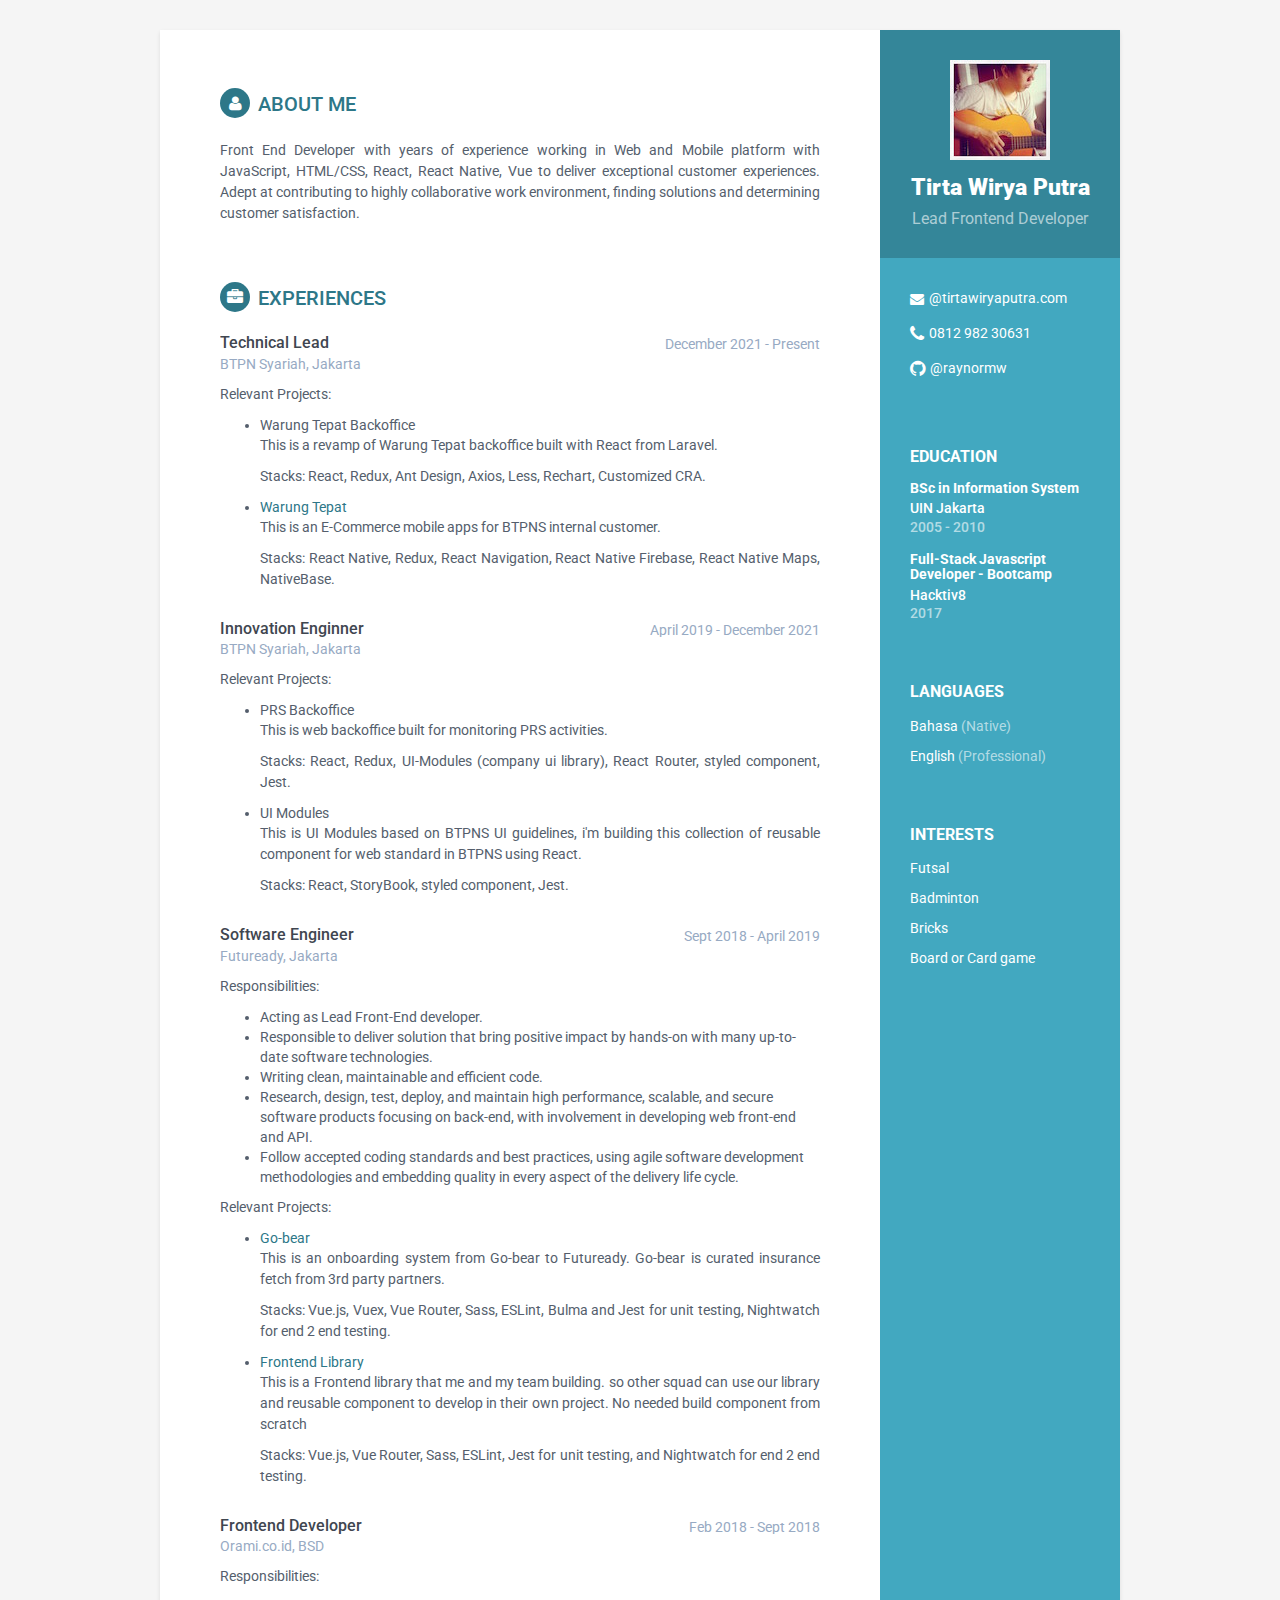
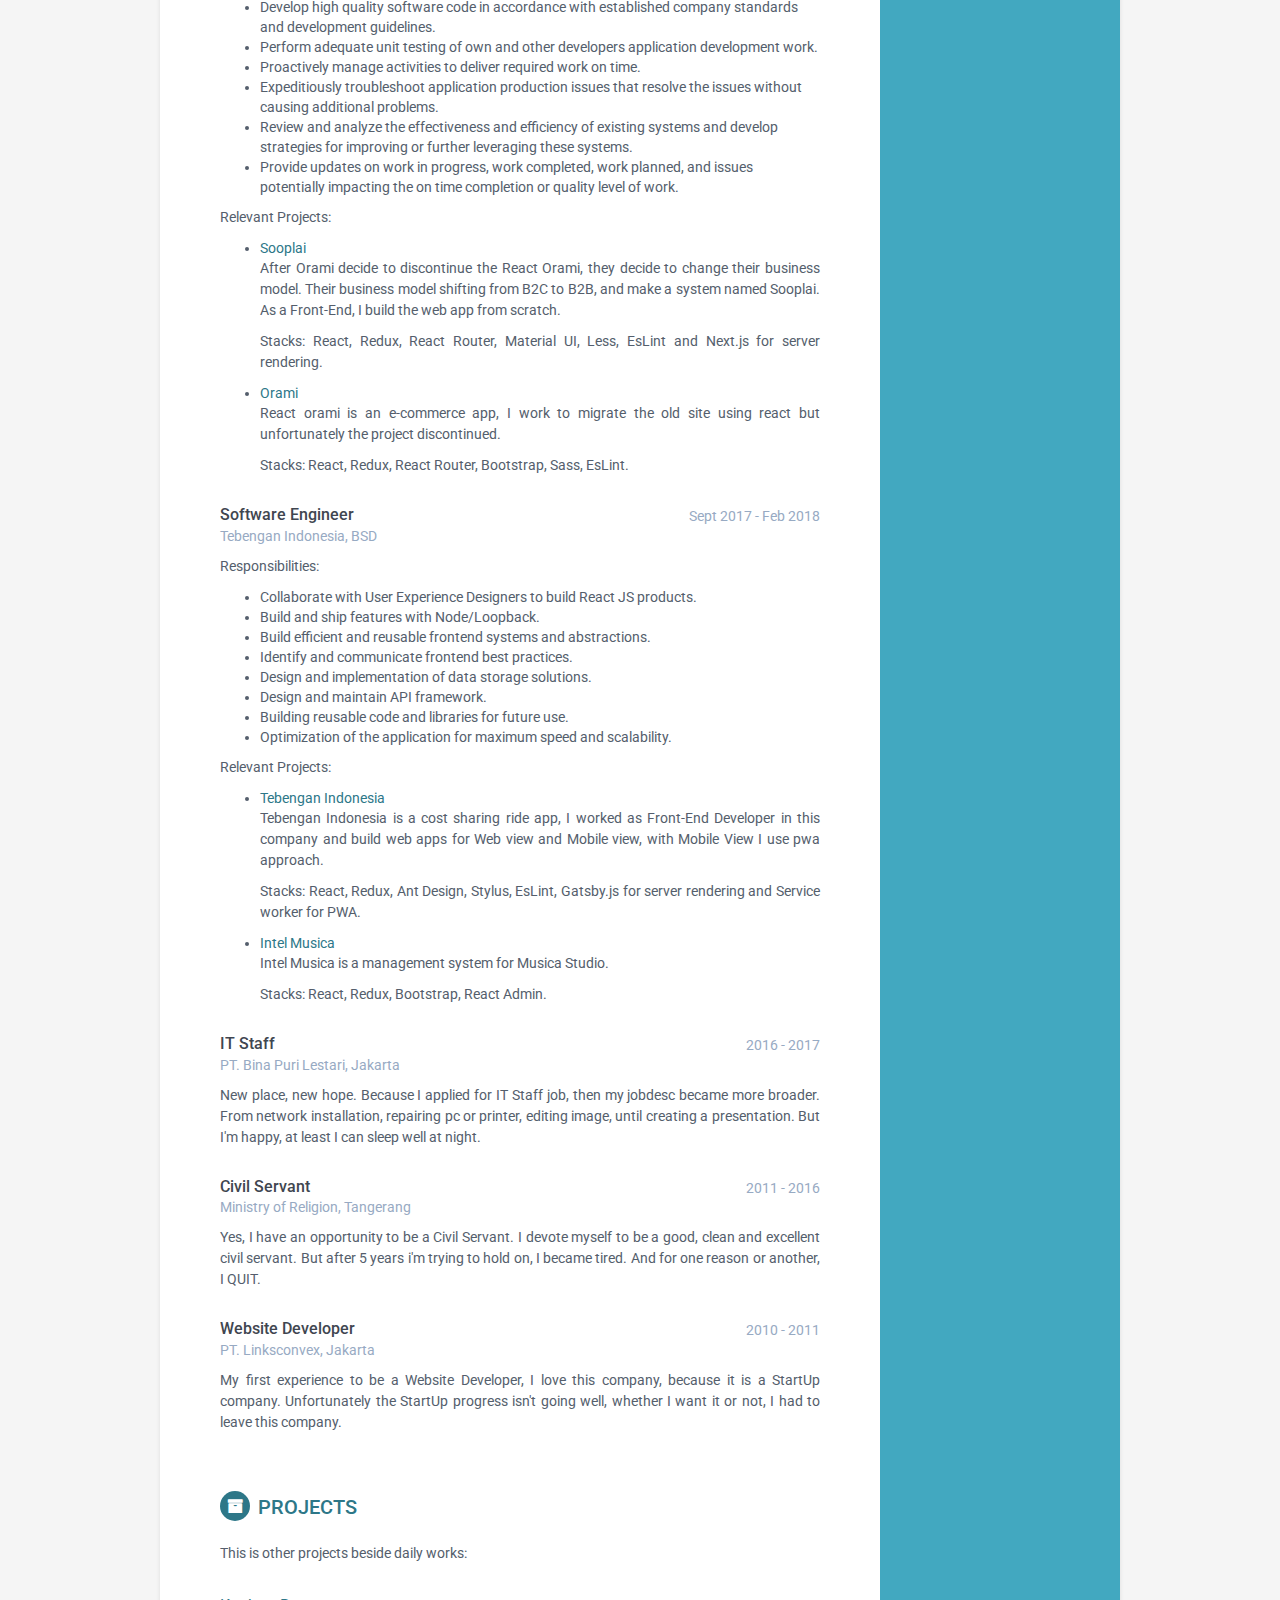
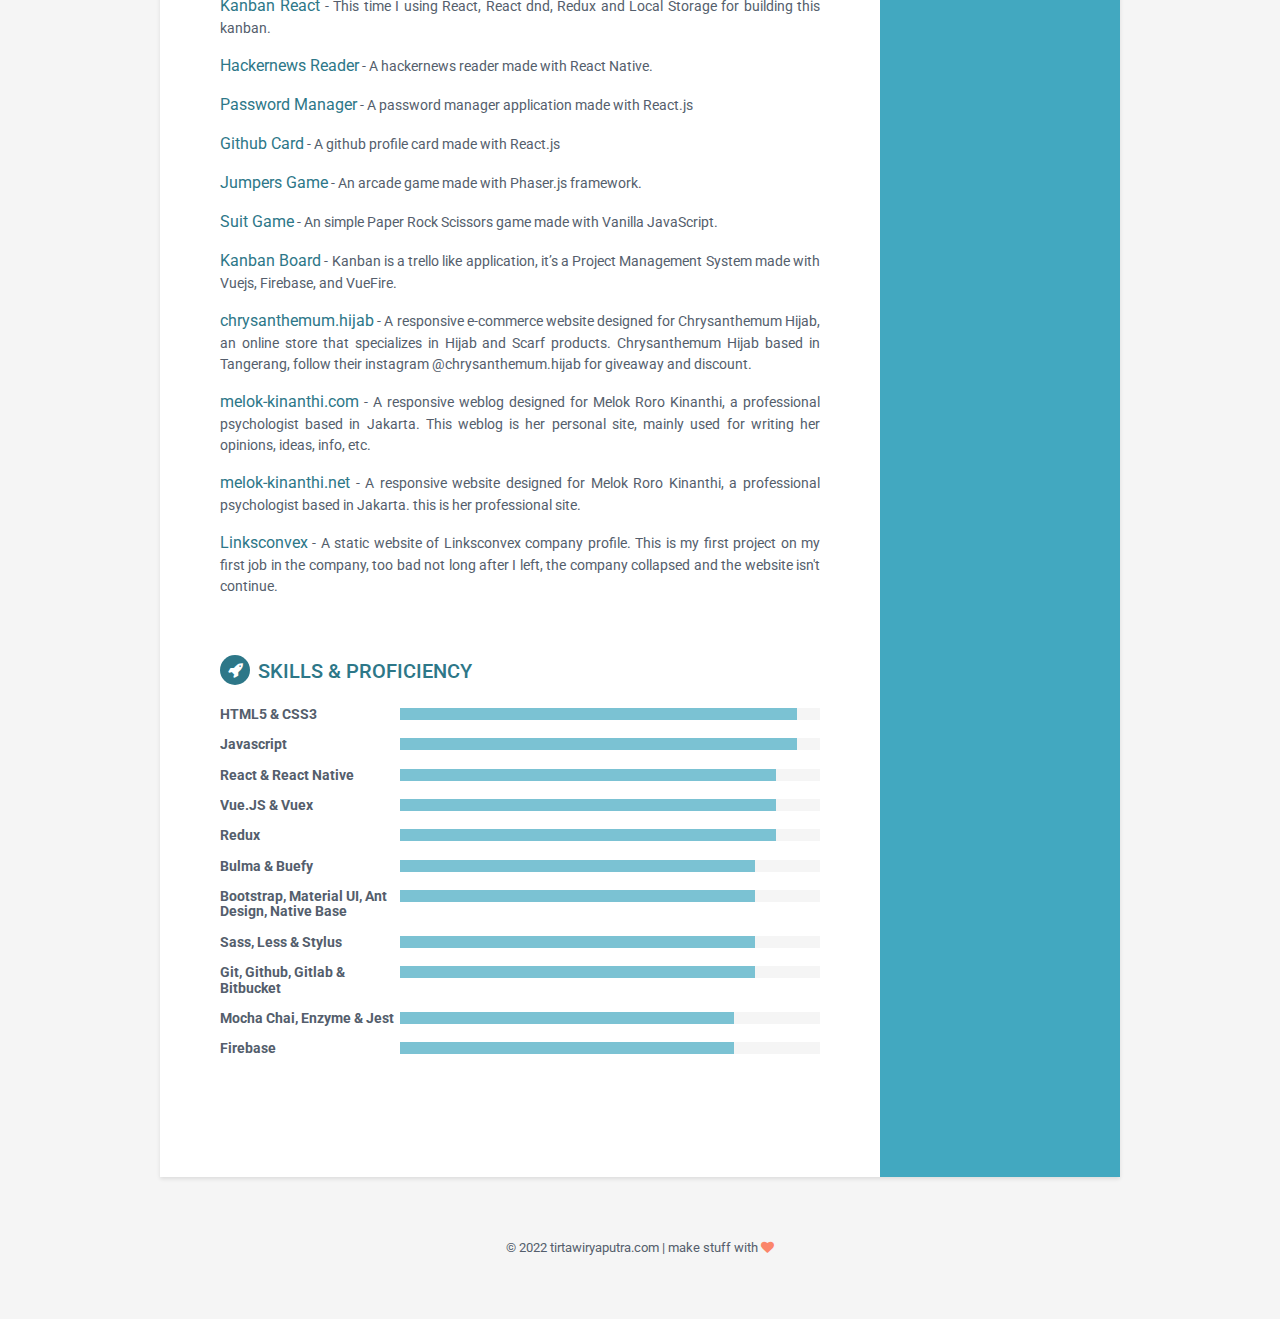
<file: index.html>
<!DOCTYPE html>
<!--[if IE 8]> <html lang="en" class="ie8"> <![endif]-->
<!--[if IE 9]> <html lang="en" class="ie9"> <![endif]-->
<!--[if !IE]><!-->
<html lang="en">
<!--<![endif]-->

<head>
  <title>Lead Frontend Developer | Tirta Wirya Putra</title>
  <!-- Meta -->
  <meta charset="utf-8">
  <meta http-equiv="X-UA-Compatible" content="IE=edge">
  <meta name="viewport" content="width=device-width, initial-scale=1.0">
  <meta name="description" content="Professional web and mobile development services provider specializing in javascript, React.js, React Native, Vue.Js custom design, consultation and management.">
  <meta name="author" content="Tirta Wirya Putra">
  <link rel="shortcut icon" href="favicon.ico">
  <link href='https://fonts.googleapis.com/css?family=Roboto:400,500,400italic,300italic,300,500italic,700,700italic,900,900italic' rel='stylesheet' type='text/css'>
  <!-- Global CSS -->
  <link rel="stylesheet" href="assets/plugins/bootstrap/css/bootstrap.min.css">
  <!-- Plugins CSS -->
  <link rel="stylesheet" href="assets/plugins/font-awesome/css/font-awesome.css">

  <!-- Theme CSS -->
  <link id="theme-style" rel="stylesheet" href="assets/css/styles.css">
  <!-- HTML5 shim and Respond.js for IE8 support of HTML5 elements and media queries -->
  <!--[if lt IE 9]>
      <script src="https://oss.maxcdn.com/html5shiv/3.7.2/html5shiv.min.js"></script>
      <script src="https://oss.maxcdn.com/respond/1.4.2/respond.min.js"></script>
    <![endif]-->
</head>

<body>
  <div class="wrapper">
    <div class="sidebar-wrapper">
      <div class="profile-container">
        <img class="profile" src="assets/images/profile.jpg" alt="" />
        <h1 class="name">Tirta Wirya Putra</h1>
        <h3 class="tagline">Lead Frontend Developer</h3>
      </div>
      <!--//profile-container-->

      <div class="contact-container container-block">
        <ul class="list-unstyled contact-list">
          <li class="email"><i class="fa fa-envelope"></i><a href="mailto:contact@tirtawiryaputra.com">@tirtawiryaputra.com</a></li>
          <li class="phone"><i class="fa fa-phone"></i><a href="tel:081298230631">0812 982 30631</a></li>
          <li class="github"><i class="fa fa-github"></i><a href="https://github.com/raynormw" target="_blank">@raynormw</a></li>
        </ul>
      </div>
      <!--//contact-container-->
      <div class="education-container container-block">
        <h2 class="container-block-title">Education</h2>
        <div class="item">
          <h4 class="degree">BSc in Information System</h4>
          <h5 class="meta"><a href="http://www.uinjkt.ac.id" target="_blank">UIN Jakarta</a></h5>
          <div class="time">2005 - 2010</div>
        </div>
        <!--//item-->
        <div class="item">
          <h4 class="degree">Full-Stack Javascript Developer - Bootcamp</h4>
          <h5 class="meta"><a href="https://www.hacktiv8.com" target="_blank">Hacktiv8</a></h5>
          <div class="time">2017</div>
        </div>
        <!--//item-->
      </div>
      <!--//education-container-->

      <div class="languages-container container-block">
        <h2 class="container-block-title">Languages</h2>
        <ul class="list-unstyled interests-list">
          <li>Bahasa <span class="lang-desc">(Native)</span></li>
          <li>English <span class="lang-desc">(Professional)</span></li>
        </ul>
      </div>
      <!--//interests-->

      <div class="interests-container container-block">
        <h2 class="container-block-title">Interests</h2>
        <ul class="list-unstyled interests-list">
          <li>Futsal</li>
          <li>Badminton</li>
          <li>Bricks</li>
          <li>Board or Card game</li>
        </ul>
      </div>
      <!--//interests-->

    </div>
    <!--//sidebar-wrapper-->

    <div class="main-wrapper">

      <section class="section summary-section">
        <h2 class="section-title"><i class="fa fa-user"></i>About Me</h2>
        <div class="summary">
          <p>Front End Developer with years of experience working in Web and Mobile platform with JavaScript, HTML/CSS, React, React Native, Vue to deliver exceptional customer experiences. Adept at contributing to highly collaborative work
            environment, finding
            solutions and determining customer satisfaction.</p>
        </div>
        <!--//summary-->
      </section>
      <!--//section-->

      <section class="section experiences-section">
        <h2 class="section-title"><i class="fa fa-briefcase"></i>Experiences</h2>
        <div class="item">
          <div class="meta">
            <div class="upper-row">
              <h3 class="job-title">Technical Lead</h3>
              <div class="time">December 2021 - Present</div>
            </div>
            <!--//upper-row-->
            <div class="company">BTPN Syariah, Jakarta</div>
          </div>
          <!--//meta-->
          <div class="details">
            <p>Relevant Projects:</p>
            <ul>
              <li>Warung Tepat Backoffice</li>
              <p>This is a revamp of Warung Tepat backoffice built with React from Laravel.</p>
              <p>Stacks: React, Redux, Ant Design, Axios, Less, Rechart, Customized CRA.</p>
              <li><a href="https://play.google.com/store/apps/details?id=com.btpns.lmd" target="_blank">Warung Tepat</a></li>
              <p>This is an E-Commerce mobile apps for BTPNS internal customer.</p>
              <p>Stacks: React Native, Redux, React Navigation, React Native Firebase, React Native Maps, NativeBase.</p>
            </ul>
          </div>
          <!--//details-->
        </div>
        <!--//item-->

        <div class="item">
          <div class="meta">
            <div class="upper-row">
              <h3 class="job-title">Innovation Enginner</h3>
              <div class="time">April 2019 - December 2021</div>
            </div>
            <!--//upper-row-->
            <div class="company">BTPN Syariah, Jakarta</div>
          </div>
          <!--//meta-->
          <div class="details">
            <p>Relevant Projects:</p>
            <ul>
              <li>PRS Backoffice</li>
              <p>This is web backoffice built for monitoring PRS activities.</p>
              <p>Stacks: React, Redux, UI-Modules (company ui library), React Router, styled component, Jest.</p>
              <li>UI Modules</li>
              <p>This is UI Modules based on BTPNS UI guidelines, i'm building this collection of reusable component for web standard in BTPNS using React.</p>
              <p>Stacks: React, StoryBook, styled component, Jest.</p>
            </ul>
          </div>
          <!--//details-->
        </div>
        <!--//item-->

        <div class="item">
          <div class="meta">
            <div class="upper-row">
              <h3 class="job-title">Software Engineer</h3>
              <div class="time">Sept 2018 - April 2019</div>
            </div>
            <!--//upper-row-->
            <div class="company">Futuready, Jakarta</div>
          </div>
          <!--//meta-->
          <div class="details">
            <p>Responsibilities:</p>
            <ul>
              <li>Acting as Lead Front-End developer.</li>
              <li>Responsible to deliver solution that bring positive impact by hands-on with many up-to-date software technologies.</li>
              <li>Writing clean, maintainable and efficient code.</li>
              <li>Research, design, test, deploy, and maintain high performance, scalable, and secure software products focusing on back-end, with involvement in developing web front-end and API.</li>
              <li>Follow accepted coding standards and best practices, using agile software development methodologies and embedding quality in every aspect of the delivery life cycle.</li>
            </ul>
            <p>Relevant Projects:</p>
            <ul>
              <li><a href="http://staging-gobear.futuready.com/" target="_blank">Go-bear</a></li>
              <p>This is an onboarding system from Go-bear to Futuready. Go-bear is curated insurance fetch from 3rd party partners.</p>
              <p>Stacks: Vue.js, Vuex, Vue Router, Sass, ESLint, Bulma and Jest for unit testing, Nightwatch for end 2 end testing.</p>
              <li><a href="https://futureadybroker.github.io/futuready_frontend​" target="_blank">Frontend Library</a></li>
              <p>This is a Frontend library that me and my team building. so other squad can use our library and reusable component to develop in their own project. No needed build component from scratch</p>
              <p>Stacks: Vue.js, Vue Router, Sass, ESLint, Jest for unit testing, and Nightwatch for end 2 end testing.</p>
            </ul>
          </div>
          <!--//details-->
        </div>
        <!--//item-->

        <div class="item">
          <div class="meta">
            <div class="upper-row">
              <h3 class="job-title">Frontend Developer</h3>
              <div class="time">Feb 2018 - Sept 2018</div>
            </div>
            <!--//upper-row-->
            <div class="company">Orami.co.id, BSD</div>
          </div>
          <!--//meta-->
          <div class="details">
            <p>Responsibilities:</p>
            <ul>
              <li>Develop high quality software code in accordance with established company standards and development guidelines.</li>
              <li>Perform adequate unit testing of own and other developers application development work.</li>
              <li>Proactively manage activities to deliver required work on time.</li>
              <li>Expeditiously troubleshoot application production issues that resolve the issues without causing additional problems.</li>
              <li>Review and analyze the effectiveness and efficiency of existing systems and develop strategies for improving or further leveraging these systems.</li>
              <li>Provide updates on work in progress, work completed, work planned, and issues potentially impacting the on time completion or quality level of work.</li>
            </ul>
            <p>Relevant Projects:</p>
            <ul>
              <li><a href="https://www.sooplai.com" target="_blank">Sooplai</a></li>
              <p>After Orami decide to discontinue the React Orami, they decide to change their business model. Their business model shifting from B2C to B2B, and make a system named Sooplai. As a Front-End, I build the web app from scratch.</p>
              <p>Stacks: React, Redux, React Router, Material UI, Less, EsLint and Next.js for server rendering.</p>
              <li><a href="https://react.orami.co.id/" target="_blank">Orami</a></li>
              <p>React orami is an e-commerce app, I work to migrate the old site using react but unfortunately the project discontinued.</p>
              <p>Stacks: React, Redux, React Router, Bootstrap, Sass, EsLint.</p>
            </ul>
          </div>
          <!--//details-->
        </div>
        <!--//item-->

        <div class="item">
          <div class="meta">
            <div class="upper-row">
              <h3 class="job-title">Software Engineer</h3>
              <div class="time">Sept 2017 - Feb 2018</div>
            </div>
            <!--//upper-row-->
            <div class="company">Tebengan Indonesia, BSD</div>
          </div>
          <!--//meta-->
          <div class="details">
            <p>Responsibilities:</p>
            <ul>
              <li>Collaborate with User Experience Designers to build React JS products.</li>
              <li>Build and ship features with Node/Loopback.</li>
              <li>Build efficient and reusable frontend systems and abstractions.</li>
              <li>Identify and communicate frontend best practices.</li>
              <li>Design and implementation of data storage solutions.</li>
              <li>Design and maintain API framework.</li>
              <li>Building reusable code and libraries for future use.</li>
              <li>Optimization of the application for maximum speed and scalability.</li>
            </ul>
            <p>Relevant Projects:</p>
            <ul>
              <li><a href="https://staging.tebengan.id/" target="_blank">Tebengan Indonesia</a></li>
              <p>Tebengan Indonesia is a cost sharing ride app, I worked as Front-End Developer in this company and build web apps for Web view and Mobile view, with Mobile View I use pwa approach.</p>
              <p>Stacks: React, Redux, Ant Design, Stylus, EsLint, Gatsby.js for server rendering and Service worker for PWA.</p>
              <li><a href="https://intel.musica.id/" target="_blank">Intel Musica</a></li>
              <p>Intel Musica is a management system for Musica Studio.</p>
              <p>Stacks: React, Redux, Bootstrap, React Admin.</p>
            </ul>
          </div>
          <!--//details-->
        </div>
        <!--//item-->

        <div class="item">
          <div class="meta">
            <div class="upper-row">
              <h3 class="job-title">IT Staff</h3>
              <div class="time">2016 - 2017</div>
            </div>
            <!--//upper-row-->
            <div class="company">PT. Bina Puri Lestari, Jakarta</div>
          </div>
          <!--//meta-->
          <div class="details">
            <p>New place, new hope. Because I applied for IT Staff job, then my jobdesc became more broader. From network installation, repairing pc or printer, editing image, until creating a presentation. But I'm happy, at least I can sleep well
              at night.</p>
          </div>
          <!--//details-->
        </div>
        <!--//item-->

        <div class="item">
          <div class="meta">
            <div class="upper-row">
              <h3 class="job-title">Civil Servant</h3>
              <div class="time">2011 - 2016</div>
            </div>
            <!--//upper-row-->
            <div class="company">Ministry of Religion, Tangerang</div>
          </div>
          <!--//meta-->
          <div class="details">
            <p>Yes, I have an opportunity to be a Civil Servant. I devote myself to be a good, clean and excellent civil servant. But after 5 years i'm trying to hold on, I became tired. And for one reason or another, I QUIT.

          </div>
          <!--//details-->
        </div>
        <!--//item-->

        <div class="item">
          <div class="meta">
            <div class="upper-row">
              <h3 class="job-title">Website Developer</h3>
              <div class="time">2010 - 2011</div>
            </div>
            <!--//upper-row-->
            <div class="company">PT. Linksconvex, Jakarta</div>
          </div>
          <!--//meta-->
          <div class="details">
            <p>My first experience to be a Website Developer, I love this company, because it is a StartUp company. Unfortunately the StartUp progress isn't going well, whether I want it or not, I had to leave this company.</p>
          </div>
          <!--//details-->
        </div>
        <!--//item-->

      </section>
      <!--//section-->

      <section class="section projects-section">
        <h2 class="section-title"><i class="fa fa-archive"></i>Projects</h2>
        <div class="intro">
          <p>This is other projects beside daily works:</p>
        </div>
        <!--//intro-->

        <div class="item">
          <p>
            <span class="project-title"><a href="https://raynormw.github.io/kanban-app" target="_blank">Kanban React</a></span> - <span class="project-tagline">This time I using React, React dnd, Redux and Local Storage for building this
              kanban.</span>
          </p>
        </div>
        <!--//item-->
        <div class="item">
          <p>
            <span class="project-title"><a href="https://github.com/raynormw/react-native-challenge" target="_blank">Hackernews Reader</a></span> - <span class="project-tagline">A hackernews reader made with React Native.</span>
          </p>
        </div>
        <!--//item-->
        <div class="item">
          <p>
            <span class="project-title"><a href="https://github.com/raynormw/react-password-manager" target="_blank">Password Manager</a></span> - <span class="project-tagline">A password manager application made with React.js</span>
          </p>
        </div>
        <!--//item-->
        <div class="item">
          <p>
            <span class="project-title"><a href="https://github.com/raynormw/react-challenge-1" target="_blank">Github Card</a></span> - <span class="project-tagline">A github profile card made with React.js</span>
          </p>
        </div>
        <!--//item-->
        <div class="item">
          <p>
            <span class="project-title"><a href="http://tirtawiryaputra.com/jumpers" target="_blank">Jumpers Game</a></span> - <span class="project-tagline">An arcade game made with Phaser.js framework.</span>
          </p>
        </div>
        <!--//item-->
        <div class="item">
          <p>
            <span class="project-title"><a href="http://tirtawiryaputra.com/suit.html" target="_blank">Suit Game</a></span> - <span class="project-tagline">An simple Paper Rock Scissors game made with Vanilla JavaScript.</span>
          </p>
        </div>
        <!--//item-->
        <div class="item">
          <p>
            <span class="project-title"><a href="https://kanban-raynor.firebaseapp.com" target="_blank">Kanban Board</a></span> - <span class="project-tagline">Kanban is a trello like application, it’s a Project Management System made with Vuejs,
              Firebase, and VueFire.</span>
          </p>
        </div>
        <!--//item-->
        <div class="item">
          <p>
            <span class="project-title"><a href="http://www.chrysanthemum-hijab.com" target="_blank">chrysanthemum.hijab</a></span> - <span class="project-tagline">A responsive e-commerce website designed for Chrysanthemum Hijab, an online store
              that specializes in Hijab and Scarf products. Chrysanthemum Hijab based in Tangerang, follow their instagram @chrysanthemum.hijab for giveaway and discount.</span>
          </p>
        </div>
        <!--//item-->
        <div class="item">
          <p>
            <span class="project-title"><a href="http://www.melok-kinanthi.com" target="_blank">melok-kinanthi.com</a></span> -
            <span class="project-tagline">A responsive weblog designed for Melok Roro Kinanthi, a professional psychologist based in Jakarta. This weblog is her personal site, mainly used for writing her opinions, ideas, info, etc.</span>
          </p>
        </div>
        <!--//item-->
        <div class="item">
          <p>
            <span class="project-title"><a href="http://www.melok-kinanthi.net" target="_blank">melok-kinanthi.net</a></span> - <span class="project-tagline">A responsive website designed for Melok Roro Kinanthi, a professional psychologist based in
              Jakarta. this is her professional site.</span>
          </p>
        </div>
        <!--//item-->
        <div class="item">
          <p>
            <span class="project-title"><a href="http://www.linksconvex.com" target="_blank">Linksconvex</a></span> - <span class="project-tagline">A static website of Linksconvex company profile. This is my first project on my first job in the
              company, too bad not long after I left, the company collapsed and the website isn't continue.</span>
          </p>
        </div>
        <!--//item-->
      </section>
      <!--//section-->

      <section class="skills-section section">
        <h2 class="section-title"><i class="fa fa-rocket"></i>Skills &amp; Proficiency</h2>
        <div class="skillset">
          <div class="item">
            <h3 class="level-title">HTML5 & CSS3</h3>
            <div class="level-bar">
              <div class="level-bar-inner" data-level="95%">
              </div>
            </div>
            <!--//level-bar-->
          </div>
          <!--//item-->

          <div class="item">
            <h3 class="level-title">Javascript</h3>
            <div class="level-bar">
              <div class="level-bar-inner" data-level="95%">
              </div>
            </div>
            <!--//level-bar-->
          </div>
          <!--//item-->

          <div class="item">
            <h3 class="level-title">React & React Native</h3>
            <div class="level-bar">
              <div class="level-bar-inner" data-level="90%">
              </div>
            </div>
            <!--//level-bar-->
          </div>
          <!--//item-->

          <div class="item">
            <h3 class="level-title">Vue.JS & Vuex</h3>
            <div class="level-bar">
              <div class="level-bar-inner" data-level="90%">
              </div>
            </div>
            <!--//level-bar-->
          </div>
          <!--//item-->

          <div class="item">
            <h3 class="level-title">Redux</h3>
            <div class="level-bar">
              <div class="level-bar-inner" data-level="90%">
              </div>
            </div>
            <!--//level-bar-->
          </div>
          <!--//item-->

          <div class="item">
            <h3 class="level-title">Bulma & Buefy</h3>
            <div class="level-bar">
              <div class="level-bar-inner" data-level="85%">
              </div>
            </div>
            <!--//level-bar-->
          </div>
          <!--//item-->

          <div class="item">
            <h3 class="level-title">Bootstrap, Material UI, Ant Design, Native Base</h3>
            <div class="level-bar">
              <div class="level-bar-inner" data-level="85%">
              </div>
            </div>
            <!--//level-bar-->
          </div>
          <!--//item-->

          <div class="item">
            <h3 class="level-title">Sass, Less & Stylus</h3>
            <div class="level-bar">
              <div class="level-bar-inner" data-level="85%">
              </div>
            </div>
            <!--//level-bar-->
          </div>
          <!--//item-->

          <div class="item">
            <h3 class="level-title">Git, Github, Gitlab & Bitbucket</h3>
            <div class="level-bar">
              <div class="level-bar-inner" data-level="85%">
              </div>
            </div>
            <!--//level-bar-->
          </div>
          <!--//item-->

          <div class="item">
            <h3 class="level-title">Mocha Chai, Enzyme & Jest</h3>
            <div class="level-bar">
              <div class="level-bar-inner" data-level="80%">
              </div>
            </div>
            <!--//level-bar-->
          </div>
          <!--//item-->

          <div class="item">
            <h3 class="level-title">Firebase</h3>
            <div class="level-bar">
              <div class="level-bar-inner" data-level="80%">
              </div>
            </div>
            <!--//level-bar-->
          </div>
          <!--//item-->

        </div>
      </section>
      <!--//skills-section-->

    </div>
    <!--//main-body-->
  </div>

  <footer class="footer">
    <div class="text-center">
      <small class="copyright">&copy; 2022 tirtawiryaputra.com | make stuff with <i class="fa fa-heart"></i> </small>
    </div>
    <!--//container-->
  </footer>
  <!--//footer-->

  <!-- Javascript -->
  <script type="text/javascript" src="assets/plugins/jquery-1.11.3.min.js"></script>
  <script type="text/javascript" src="assets/plugins/bootstrap/js/bootstrap.min.js"></script>
  <!-- custom js -->
  <script type="text/javascript" src="assets/js/main.js"></script>
</body>

</html>
</file>
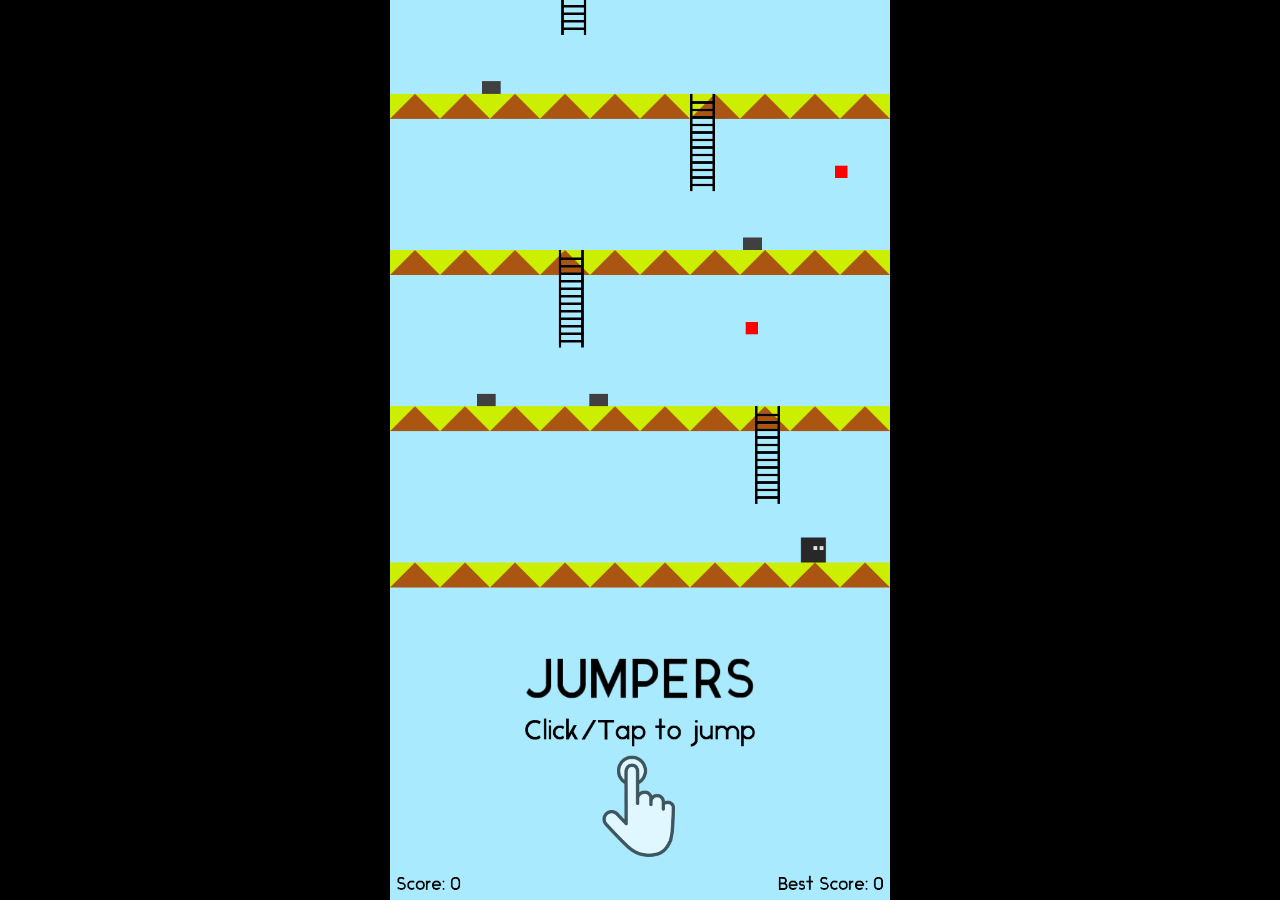
<file: jumpers/index.html>
<!DOCTYPE html>
<html>
  <head>
    <meta charset="utf-8">
    <meta name="viewport" content="width=device-width">
    <meta name="author" content="Tirta Wirya Putra">
    <meta name="description" content="Jumpers Game">
    <title>Jumpers Game</title>
    <style type = "text/css">
      body{
        background: #000000;
        padding: 0px;
        margin: 0px;
      }
    </style>
    <script src = "phaser.min.js"></script>
    <script src = "game.js"></script>
  </head>
  <body>
  </body>
</html>
</file>
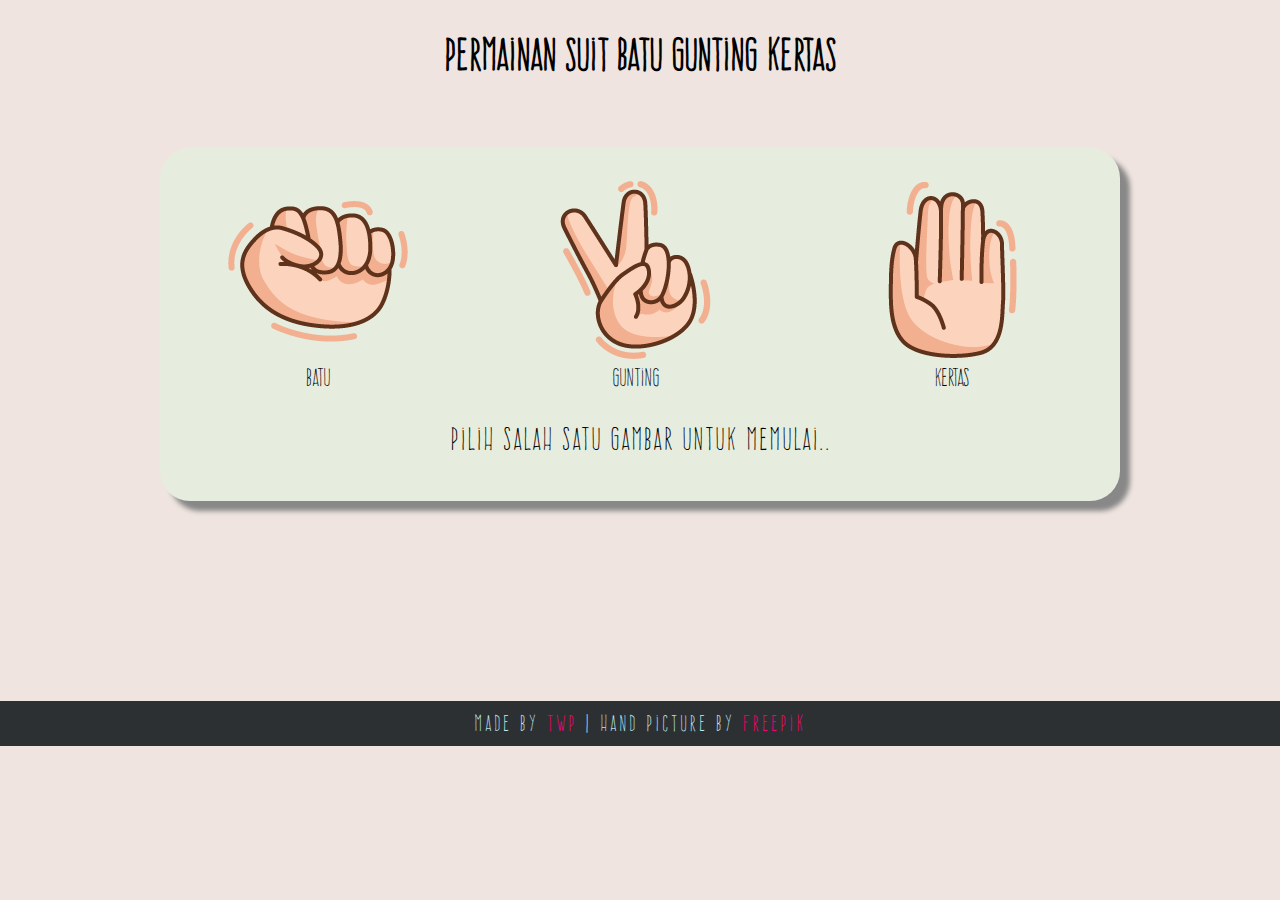
<file: suit.html>
<!DOCTYPE html>
<html>
<head>
  <meta charset="utf-8">
  <meta name="viewport" content="width=device-width">
  <meta name="author" content="Tirta Wirya Putra">
  <meta name="description" content="Hactiv8 phase0 week2 weekly project">
  <link rel="stylesheet" href="assets/css/suit.css">
  <title>Suit Batu Gunting Kertas</title>
</head>
<body>
  <header>
    <h1>Permainan Suit Batu Gunting Kertas</h1>
  </header>
  <div class="container">
    <div id="1" class="button">
      <figure>
        <img src="assets/images/batu.png">
        <figcaption>batu</figcaption>
      </figure>
    </div>
    <div id="2" class="button">
      <figure>
        <img src="assets/images/gunting.png">
        <figcaption>gunting</figcaption>
      </figure>
    </div>
    <div id="3" class="button">
      <figure>
        <img src="assets/images/kertas.png">
        <figcaption>kertas</figcaption>
      </figure>
    </div>
    <div id="pemain" class="jawab">Pilih salah satu gambar untuk memulai..</div>
    <div id="komputer" class="jawab"></div>
    <div id="hasil" class="jawab"></div>
  </div>
  <footer>
    Made by <a href="http://tirtawiryaputra.com" target="_blank">TWP</a> | Hand picture by <a href="http://www.freepik.com/" target="_blank">Freepik</a>
  </footer>
  <script src="assets/js/suit.js"></script>
</body>
</html>
</file>
<file: assets/css/styles.css>
/*   
 * Author: Tirta Wirya Putra
/* ======= Base ======= */
body {
  font-family: 'Roboto', sans-serif;
  color: #545E6C;
  background: #f5f5f5;
  font-size: 14px;
  padding: 30px;
  -webkit-font-smoothing: antialiased;
  -moz-osx-font-smoothing: grayscale;
} 
h1,
h2,
h3,
h4,
h5,
h6 {
  font-weight: 700;
}
a {
  color: #2d7788;
  -webkit-transition: all 0.4s ease-in-out;
  -moz-transition: all 0.4s ease-in-out;
  -ms-transition: all 0.4s ease-in-out;
  -o-transition: all 0.4s ease-in-out;
}
a:hover {
  text-decoration: underline;
  color: #1a454f;
}
a:focus {
  text-decoration: none;
}
p {
  line-height: 1.5;
  text-align: justify;
}
.wrapper {
  background: #42A8C0;
  max-width: 960px;
  margin: 0 auto;
  position: relative;
  -webkit-box-shadow: 0px 2px 4px rgba(0, 0, 0, 0.1);
  -moz-box-shadow: 0px 2px 4px rgba(0, 0, 0, 0.1);
  box-shadow: 0px 2px 4px rgba(0, 0, 0, 0.1);
}
.sidebar-wrapper {
  background: #42A8C0;
  position: absolute;
  right: 0;
  width: 240px;
  height: 100%;
  min-height: 800px;
  color: #fff;
}
.sidebar-wrapper a {
  color: #fff;
}
.sidebar-wrapper .profile-container {
  padding: 30px;
  background: rgba(0, 0, 0, 0.2);
  text-align: center;
  color: #fff;
}
.sidebar-wrapper .name {
  font-size: 23px;
  font-weight: 900;
  margin-top: 0;
  margin-bottom: 10px;
}
.sidebar-wrapper .tagline {
  color: rgba(255, 255, 255, 0.6);
  font-size: 16px;
  font-weight: 400;
  margin-top: 0;
  margin-bottom: 0;
}
.sidebar-wrapper .profile {
  margin-bottom: 15px;
}
.sidebar-wrapper .contact-list .fa {
  margin-right: 5px;
  font-size: 18px;
  vertical-align: middle;
}
.sidebar-wrapper .contact-list li {
  margin-bottom: 15px;
}
.sidebar-wrapper .contact-list li:last-child {
  margin-bottom: 0;
}
.sidebar-wrapper .contact-list .email .fa {
  font-size: 14px;
}
.sidebar-wrapper .container-block {
  padding: 30px;
}
.sidebar-wrapper .container-block-title {
  text-transform: uppercase;
  font-size: 16px;
  font-weight: 700;
  margin-top: 0;
  margin-bottom: 15px;
}
.sidebar-wrapper .degree {
  font-size: 14px;
  margin-top: 0;
  margin-bottom: 5px;
}
.sidebar-wrapper .education-container .item {
  margin-bottom: 15px;
}
.sidebar-wrapper .education-container .item:last-child {
  margin-bottom: 0;
}
.sidebar-wrapper .education-container .meta {
  color: rgba(255, 255, 255, 0.6);
  font-weight: 500;
  margin-bottom: 0px;
  margin-top: 0;
}
.sidebar-wrapper .education-container .time {
  color: rgba(255, 255, 255, 0.6);
  font-weight: 500;
  margin-bottom: 0px;
}
.sidebar-wrapper .languages-container .lang-desc {
  color: rgba(255, 255, 255, 0.6);
}
.sidebar-wrapper .languages-list {
  margin-bottom: 0;
}
.sidebar-wrapper .languages-list li {
  margin-bottom: 10px;
}
.sidebar-wrapper .languages-list li:last-child {
  margin-bottom: 0;
}
.sidebar-wrapper .interests-list {
  margin-bottom: 0;
}
.sidebar-wrapper .interests-list li {
  margin-bottom: 10px;
}
.sidebar-wrapper .interests-list li:last-child {
  margin-bottom: 0;
}
.main-wrapper {
  background: #fff;
  padding: 60px;
  padding-right: 300px;
}
.main-wrapper .section-title {
  text-transform: uppercase;
  font-size: 20px;
  font-weight: 500;
  color: #2d7788;
  position: relative;
  margin-top: 0;
  margin-bottom: 20px;
}
.main-wrapper .section-title .fa {
  width: 30px;
  height: 30px;
  margin-right: 8px;
  display: inline-block;
  color: #fff;
  -webkit-border-radius: 50%;
  -moz-border-radius: 50%;
  -ms-border-radius: 50%;
  -o-border-radius: 50%;
  border-radius: 50%;
  -moz-background-clip: padding;
  -webkit-background-clip: padding-box;
  background-clip: padding-box;
  background: #2d7788;
  text-align: center;
  padding-top: 8px;
  font-size: 16px;
  position: relative;
  top: -2px;
}
.main-wrapper .section {
  margin-bottom: 60px;
}
.main-wrapper .experiences-section .item {
  margin-bottom: 30px;
}
.main-wrapper .upper-row {
  position: relative;
  overflow: hidden;
  margin-bottom: 2px;
}
.main-wrapper .job-title {
  color: #3F4650;
  font-size: 16px;
  margin-top: 0;
  margin-bottom: 0;
  font-weight: 500;
}
.main-wrapper .time {
  position: absolute;
  right: 0;
  top: 0;
  color: #97AAC3;
}
.main-wrapper .company {
  margin-bottom: 10px;
  color: #97AAC3;
}
.main-wrapper .project-title {
  font-size: 16px;
  font-weight: 400;
  margin-top: 0;
  margin-bottom: 5px;
}
.main-wrapper .projects-section .intro {
  margin-bottom: 30px;
}
.main-wrapper .projects-section .item {
  margin-bottom: 15px;
}
.skillset .item {
  margin-bottom: 15px;
  overflow: hidden;
}
.skillset .level-title {
  font-size: 14px;
  margin-top: 0;
  margin-bottom: 12px;
}
.skillset .level-bar {
  height: 12px;
  background: #f5f5f5;
}
.skillset .level-bar-inner {
  height: 12px;
  background: #7bc2d3;
}
.footer {
  padding: 30px;
  padding-top: 60px;
}
.footer .copyright {
  line-height: 1.6;
  color: #545E6C;
  font-size: 13px;
}
.footer .fa-heart {
  color: #fb866a;
}
/* Extra small devices (phones, less than 768px) */
@media (max-width: 767px) {
  .sidebar-wrapper {
    position: static;
    width: inherit;
  }
  .main-wrapper {
    padding: 30px;
  }
  .main-wrapper .time {
    position: static;
    display: block;
    margin-top: 5px;
  }
  .main-wrapper .upper-row {
    margin-bottom: 0;
  }
}
/* Small devices (tablets, 768px and up) */
/* Medium devices (desktops, 992px and up) */
@media (min-width: 992px) {
  .skillset .level-title {
    display: inline-block;
    float: left;
    width: 30%;
    margin-bottom: 0;
  }
  .skillset .level-bar {
    display: inline-block;
    width: 70%;
    float: left;
    position: relative;
    top: 1px;
  }
}
/* Large devices (large desktops, 1200px and up) */
/* Ex-Large devices (large desktops, 1200px and up) */
</file>
<file: assets/css/suit.css>
/* Simple JavaScript Game
	 Tirta Wirya Putra - Hacktiv8 bootcamp phase0 week2 weekly project */
@font-face {
  font-family: "Frente H1";
  src: url("FrenteH1-Regular.otf");
}
    
html, body, h1, h2, h3, h4, ul, ol, li, p, a {
  padding: 0;
  border: 0;
  margin: 0;
  font: inherit;
  font-size: 10px;
  font-family: "Frente H1";
}

body {
	background-color: #efe4df;
}

header {
	margin: 3rem auto;
}

h1 {
	font-size: 4rem;
	font-weight: bold;
	text-align: center;
}

.container {
	box-sizing: border-box;
	background-color: #e6eddf;
	width: 75%;
	margin: 7rem auto 20rem auto;
	border: none;
	border-radius: 3rem;
	box-shadow: 1rem 1rem 0.5rem #888888;
	font-size: 2.2rem;
	text-align: center;
	padding-bottom: 3rem;
}

.button {
	float: left;
	width: 33%;
	margin: 1rem auto;
}


.jawab {
	font-size: 2.8rem;
	letter-spacing: 0.2rem;
	clear: both;
	margin: 1.5rem 0 1rem 0;
}

footer {
	background-color: #2d3033;
  margin: 0;
  padding: 0.5rem 0;
  color: #c0ecf4;
  font-size: 2rem;
  line-height: 3.5rem;
  text-align: center;
  letter-spacing: 0.3rem;
}

a {
	font-size: 2rem;
	color: #ff0080;
	text-decoration: none;
}

a:hover {
	color: #f5f5f5;
}
</file>
